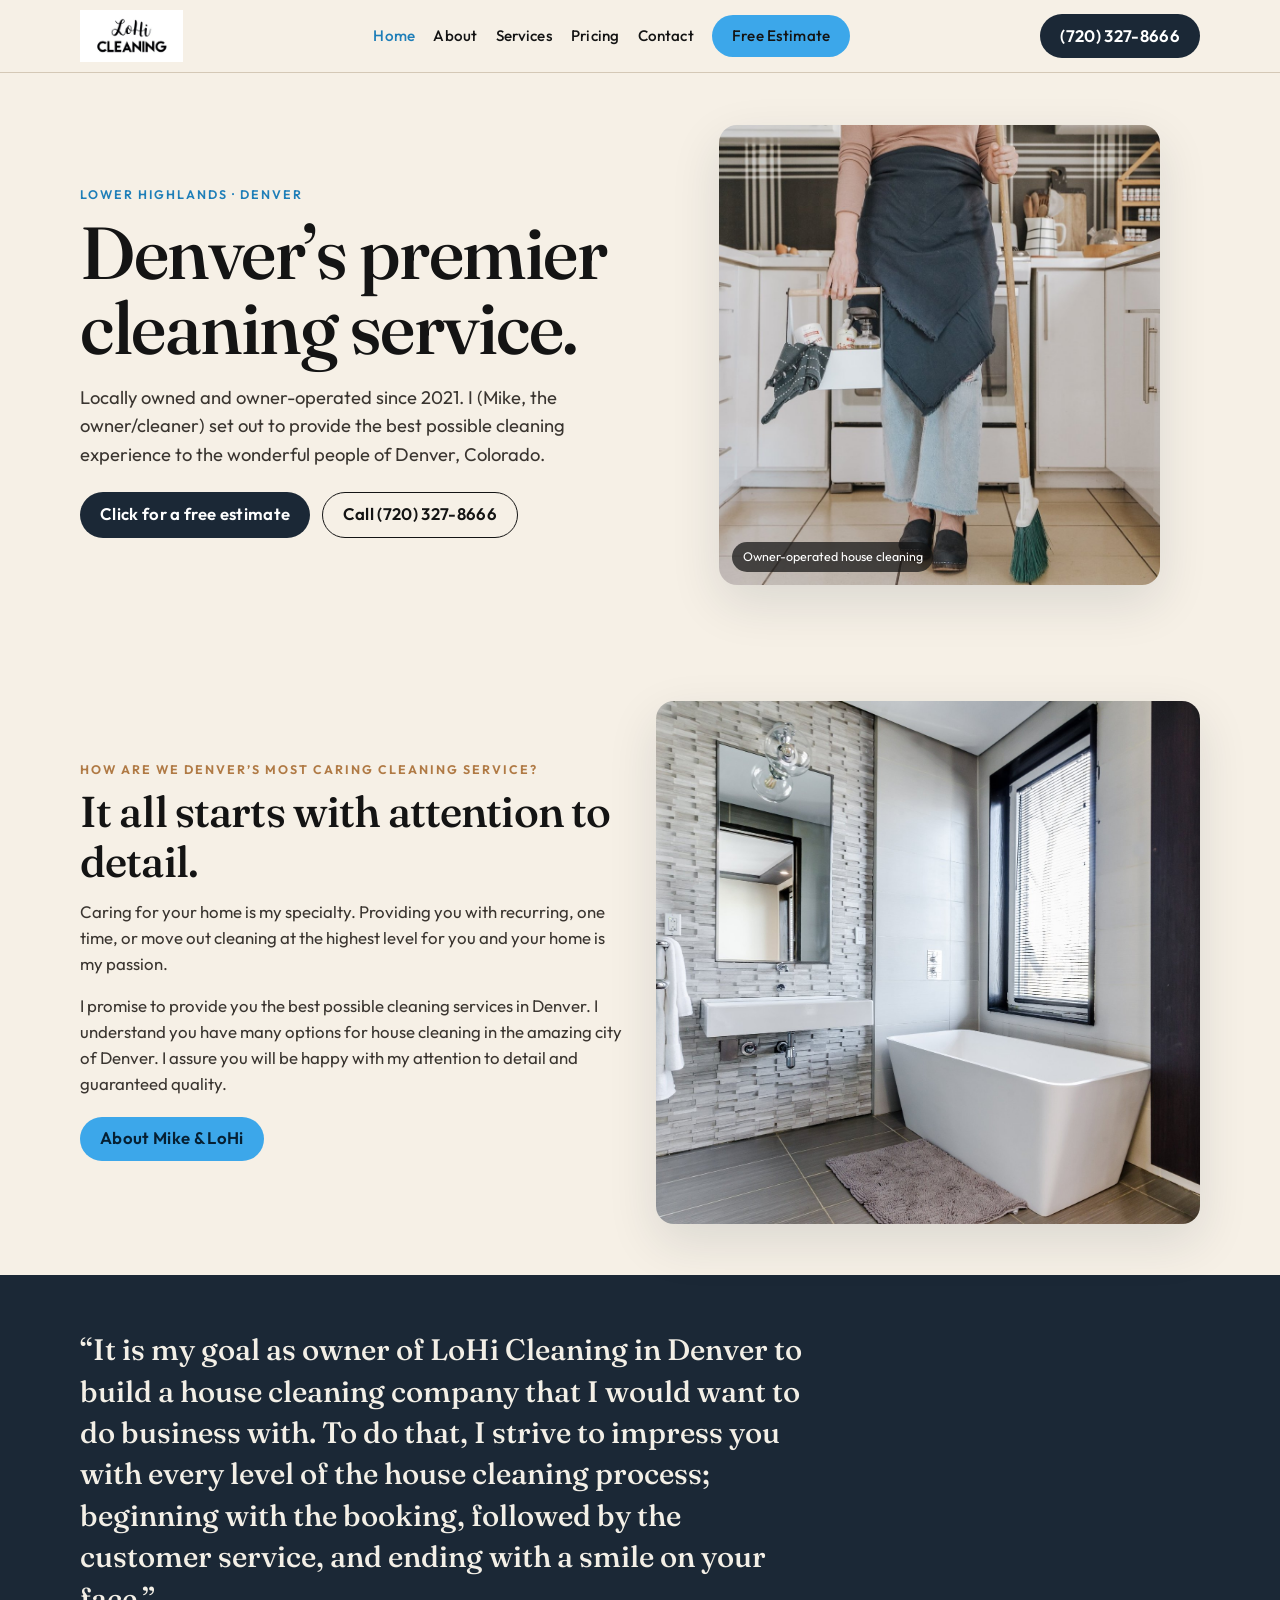
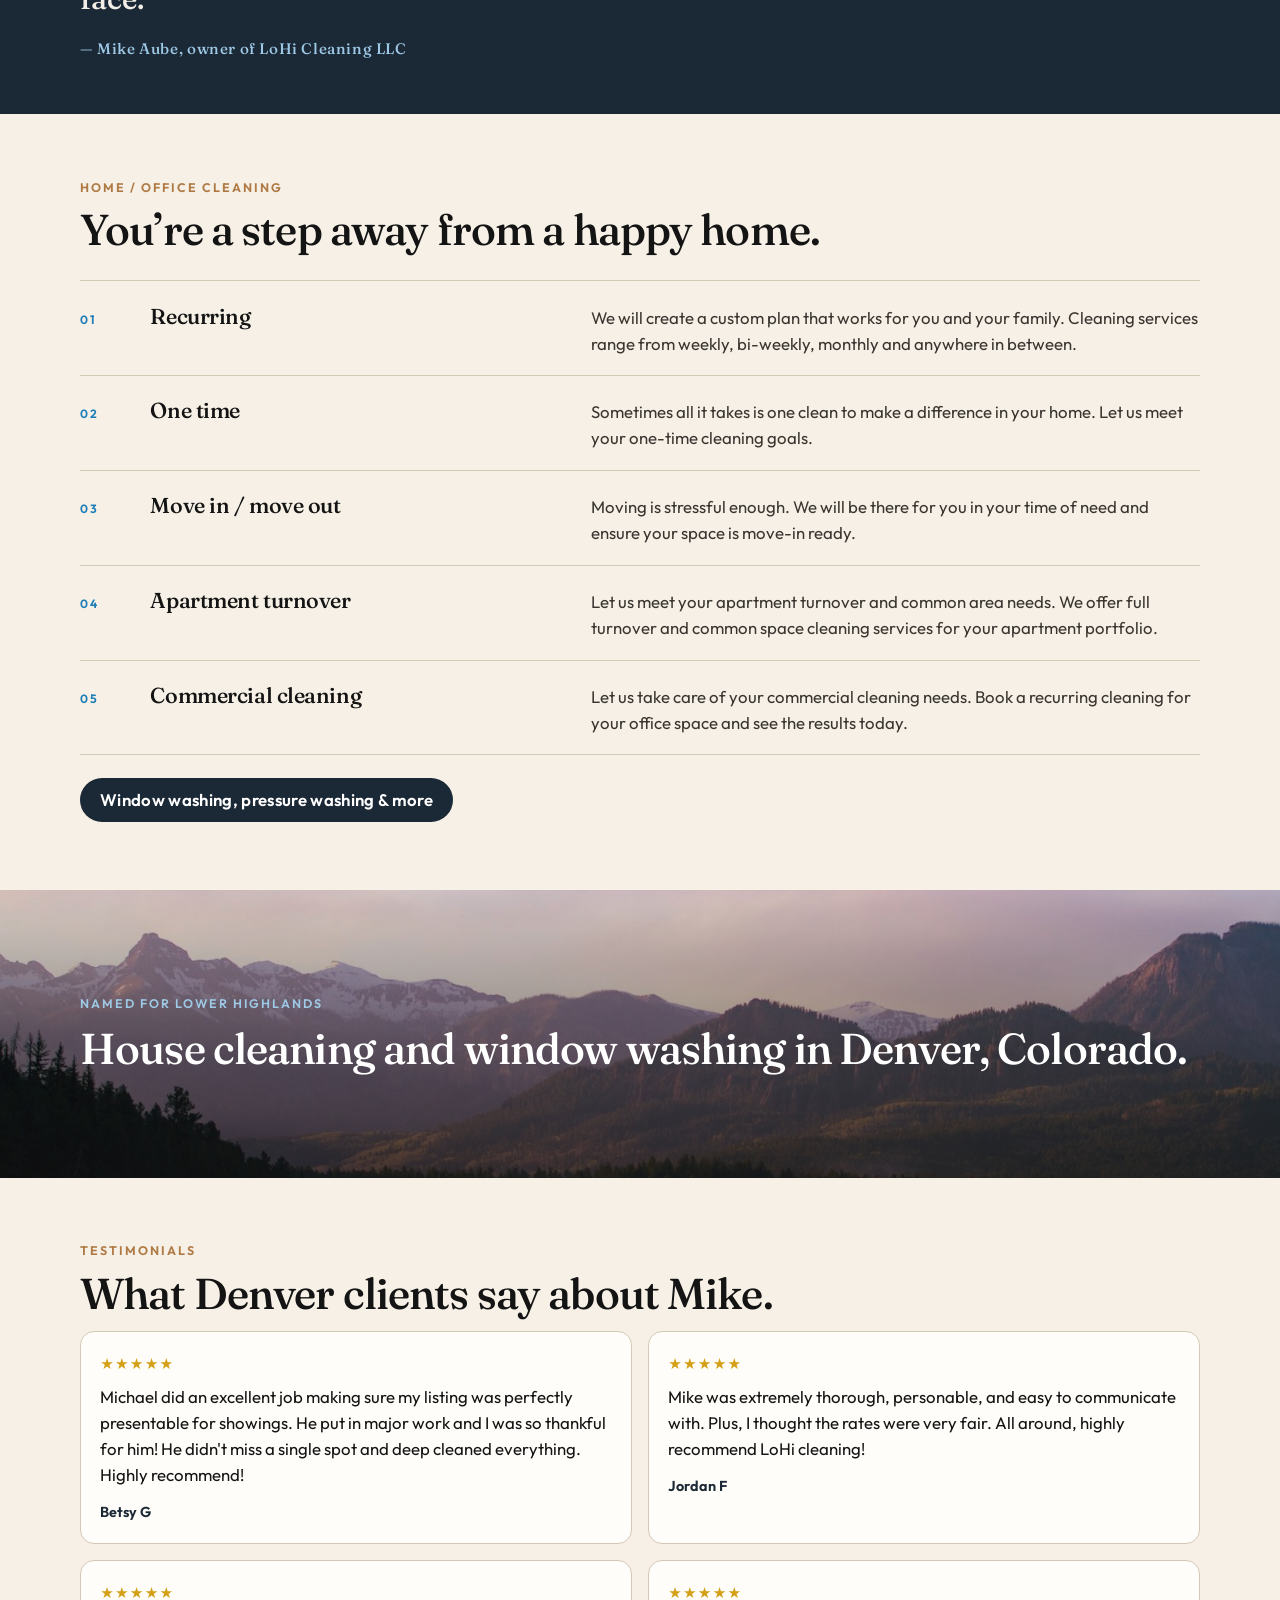
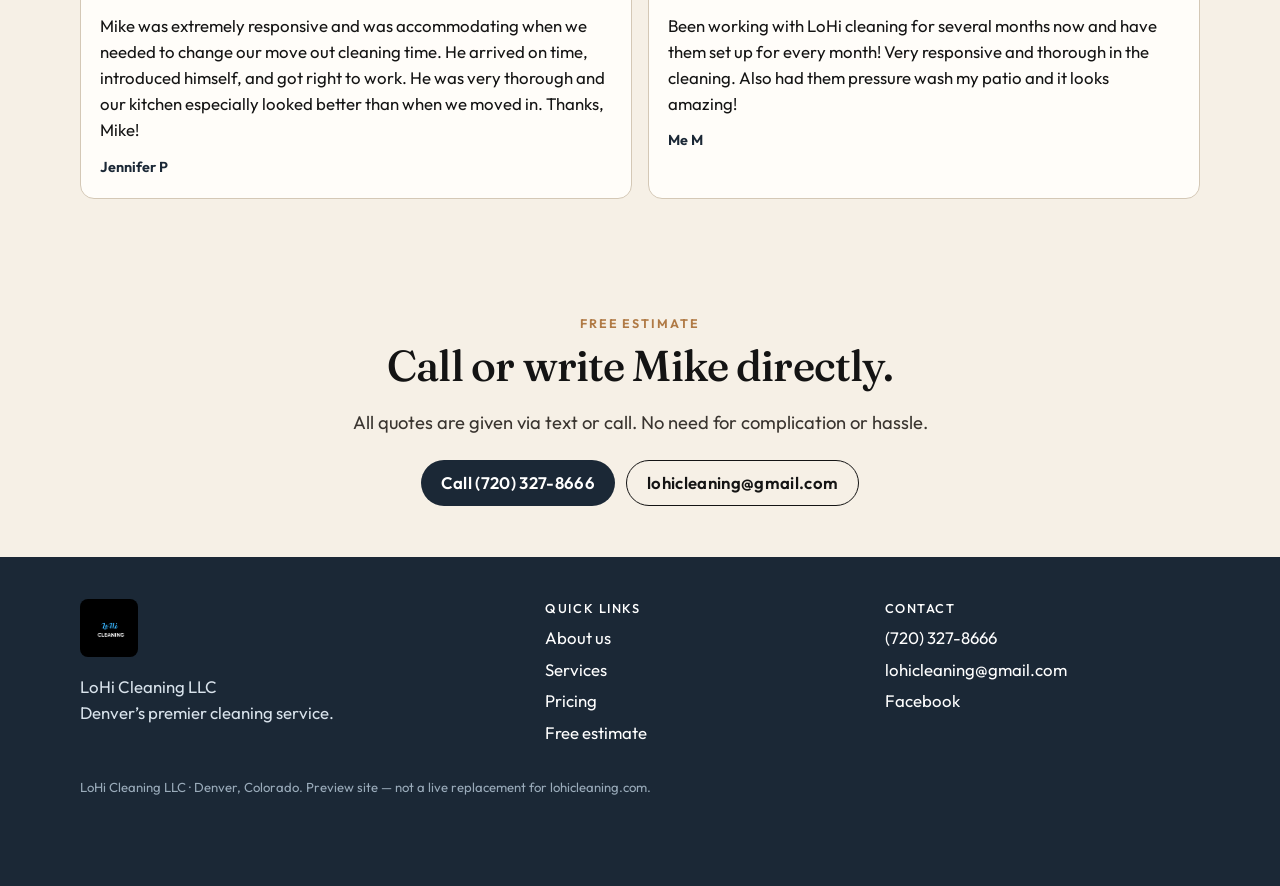
<file: index.html>
<!DOCTYPE html>
<html lang="en">
<head>
  <meta charset="utf-8">
  <meta name="viewport" content="width=device-width, initial-scale=1">
  <title>LoHi Cleaning | House Cleaning | Window Washing</title>
  <meta name="description" content="LoHi Cleaning: Your top choice for house cleaning and window washing in Denver, Colorado. Elevate your space with LoHi Cleaning.">
  <link rel="icon" href="assets/favicon.ico">
  <link rel="preconnect" href="https://fonts.googleapis.com">
  <link rel="preconnect" href="https://fonts.gstatic.com" crossorigin>
  <link href="https://fonts.googleapis.com/css2?family=Fraunces:opsz,wght@9..144,480;9..144,560&family=Outfit:wght@400;500;600;650&display=swap" rel="stylesheet">
  <link rel="stylesheet" href="assets/styles.css">
</head>
<body>
  <a class="skip" href="#main">Skip to content</a>
  <header class="site-header">
    <div class="wrap header-inner">
      <a class="logo" href="index.html"><img src="assets/logo.jpg" alt="LoHi Cleaning"></a>
      <button class="menu-toggle" type="button" aria-expanded="false" aria-label="Open menu"><span></span></button>
      <nav class="nav" aria-label="Primary">
        <a href="index.html" aria-current="page">Home</a>
        <a href="about.html">About</a>
        <a href="services.html">Services</a>
        <a href="pricing.html">Pricing</a>
        <a href="contact.html">Contact</a>
        <a class="btn btn-sky" href="contact.html#estimate">Free Estimate</a>
      </nav>
      <a class="btn btn-navy btn-phone header-cta" href="tel:+17203278666">(720) 327-8666</a>
    </div>
  </header>

  <main id="main">
    <section class="hero">
      <div class="wrap hero-grid">
        <div>
          <p class="eyebrow">Lower Highlands · Denver</p>
          <h1>Denver’s premier cleaning service.</h1>
          <p class="lede">Locally owned and owner-operated since 2021. I (Mike, the owner/cleaner) set out to provide the best possible cleaning experience to the wonderful people of Denver, Colorado.</p>
          <div class="hero-actions">
            <a class="btn btn-navy" href="contact.html#estimate">Click for a free estimate</a>
            <a class="btn btn-ghost" href="tel:+17203278666">Call (720) 327-8666</a>
          </div>
        </div>
        <figure class="hero-photo">
          <img src="assets/photo-kitchen.jpg" alt="House cleaner in a modern Denver kitchen, carrying a caddy and broom">
          <figcaption class="hero-caption">Owner-operated house cleaning</figcaption>
        </figure>
      </div>
    </section>

    <section>
      <div class="wrap split photo-right">
        <div>
          <p class="section-kicker">How are we Denver’s most caring cleaning service?</p>
          <h2>It all starts with attention to detail.</h2>
          <div class="prose">
            <p>Caring for your home is my specialty. Providing you with recurring, one time, or move out cleaning at the highest level for you and your home is my passion.</p>
            <p>I promise to provide you the best possible cleaning services in Denver. I understand you have many options for house cleaning in the amazing city of Denver. I assure you will be happy with my attention to detail and guaranteed quality.</p>
          </div>
          <p style="margin-top:1.2rem"><a class="btn btn-sky" href="about.html">About Mike &amp; LoHi</a></p>
        </div>
        <img src="assets/photo-bath.jpg" alt="A bright, freshly kept modern bathroom">
      </div>
    </section>

    <section class="quote-block">
      <div class="wrap">
        <blockquote>
          “It is my goal as owner of LoHi Cleaning in Denver to build a house cleaning company that I would want to do business with. To do that, I strive to impress you with every level of the house cleaning process; beginning with the booking, followed by the customer service, and ending with a smile on your face.”
          <cite>— Mike Aube, owner of LoHi Cleaning LLC</cite>
        </blockquote>
      </div>
    </section>

    <section>
      <div class="wrap">
        <p class="section-kicker">Home / office cleaning</p>
        <h2>You’re a step away from a happy home.</h2>
        <div class="service-list">
          <article class="service-item">
            <span class="service-num">01</span>
            <h3>Recurring</h3>
            <p>We will create a custom plan that works for you and your family. Cleaning services range from weekly, bi-weekly, monthly and anywhere in between.</p>
          </article>
          <article class="service-item">
            <span class="service-num">02</span>
            <h3>One time</h3>
            <p>Sometimes all it takes is one clean to make a difference in your home. Let us meet your one-time cleaning goals.</p>
          </article>
          <article class="service-item">
            <span class="service-num">03</span>
            <h3>Move in / move out</h3>
            <p>Moving is stressful enough. We will be there for you in your time of need and ensure your space is move-in ready.</p>
          </article>
          <article class="service-item">
            <span class="service-num">04</span>
            <h3>Apartment turnover</h3>
            <p>Let us meet your apartment turnover and common area needs. We offer full turnover and common space cleaning services for your apartment portfolio.</p>
          </article>
          <article class="service-item">
            <span class="service-num">05</span>
            <h3>Commercial cleaning</h3>
            <p>Let us take care of your commercial cleaning needs. Book a recurring cleaning for your office space and see the results today.</p>
          </article>
        </div>
        <p style="margin-top:1.4rem"><a class="btn btn-navy" href="services.html">Window washing, pressure washing &amp; more</a></p>
      </div>
    </section>

    <section class="band">
      <img src="assets/photo-mountains.jpg" alt="Front Range mountains at dusk, used decoratively">
      <div class="shade" aria-hidden="true"></div>
      <div class="wrap">
        <p class="eyebrow" style="color:#9ec9e6">Named for Lower Highlands</p>
        <h2>House cleaning and window washing in Denver, Colorado.</h2>
      </div>
    </section>

    <section>
      <div class="wrap">
        <p class="section-kicker">Testimonials</p>
        <h2>What Denver clients say about Mike.</h2>
        <div class="reviews">
          <article class="review">
            <div class="stars" aria-label="5 stars">★★★★★</div>
            <p>Michael did an excellent job making sure my listing was perfectly presentable for showings. He put in major work and I was so thankful for him! He didn't miss a single spot and deep cleaned everything. Highly recommend!</p>
            <footer>Betsy G</footer>
          </article>
          <article class="review">
            <div class="stars" aria-label="5 stars">★★★★★</div>
            <p>Mike was extremely thorough, personable, and easy to communicate with. Plus, I thought the rates were very fair. All around, highly recommend LoHi cleaning!</p>
            <footer>Jordan F</footer>
          </article>
          <article class="review">
            <div class="stars" aria-label="5 stars">★★★★★</div>
            <p>Mike was extremely responsive and was accommodating when we needed to change our move out cleaning time. He arrived on time, introduced himself, and got right to work. He was very thorough and our kitchen especially looked better than when we moved in. Thanks, Mike!</p>
            <footer>Jennifer P</footer>
          </article>
          <article class="review">
            <div class="stars" aria-label="5 stars">★★★★★</div>
            <p>Been working with LoHi cleaning for several months now and have them set up for every month! Very responsive and thorough in the cleaning. Also had them pressure wash my patio and it looks amazing!</p>
            <footer>Me M</footer>
          </article>
        </div>
      </div>
    </section>

    <section>
      <div class="wrap" style="text-align:center">
        <p class="section-kicker">Free estimate</p>
        <h2>Call or write Mike directly.</h2>
        <p class="lede" style="margin-inline:auto">All quotes are given via text or call. No need for complication or hassle.</p>
        <div class="hero-actions" style="justify-content:center">
          <a class="btn btn-navy" href="tel:+17203278666">Call (720) 327-8666</a>
          <a class="btn btn-ghost" href="mailto:lohicleaning@gmail.com">lohicleaning@gmail.com</a>
        </div>
      </div>
    </section>
  </main>

  <footer class="site-footer">
    <div class="wrap footer-grid">
      <div>
        <img class="footer-logo" src="assets/logo-dark.png" alt="LoHi Cleaning">
        <p>LoHi Cleaning LLC<br>Denver’s premier cleaning service.</p>
      </div>
      <div>
        <h3>Quick links</h3>
        <ul>
          <li><a href="about.html">About us</a></li>
          <li><a href="services.html">Services</a></li>
          <li><a href="pricing.html">Pricing</a></li>
          <li><a href="contact.html">Free estimate</a></li>
        </ul>
      </div>
      <div>
        <h3>Contact</h3>
        <ul>
          <li><a href="tel:+17203278666">(720) 327-8666</a></li>
          <li><a href="mailto:lohicleaning@gmail.com">lohicleaning@gmail.com</a></li>
          <li><a href="https://www.facebook.com/lohicleaning">Facebook</a></li>
        </ul>
      </div>
    </div>
    <div class="wrap tiny">LoHi Cleaning LLC · Denver, Colorado. Preview site — not a live replacement for lohicleaning.com.</div>
  </footer>

  <div class="callbar" aria-label="Call or request an estimate">
    <a class="btn btn-sky" href="tel:+17203278666">Call Mike</a>
    <a class="btn btn-ghost" style="color:#fff;border-color:#fff" href="contact.html#estimate">Free estimate</a>
  </div>
  <script src="assets/site.js"></script>
</body>
</html>
</file>
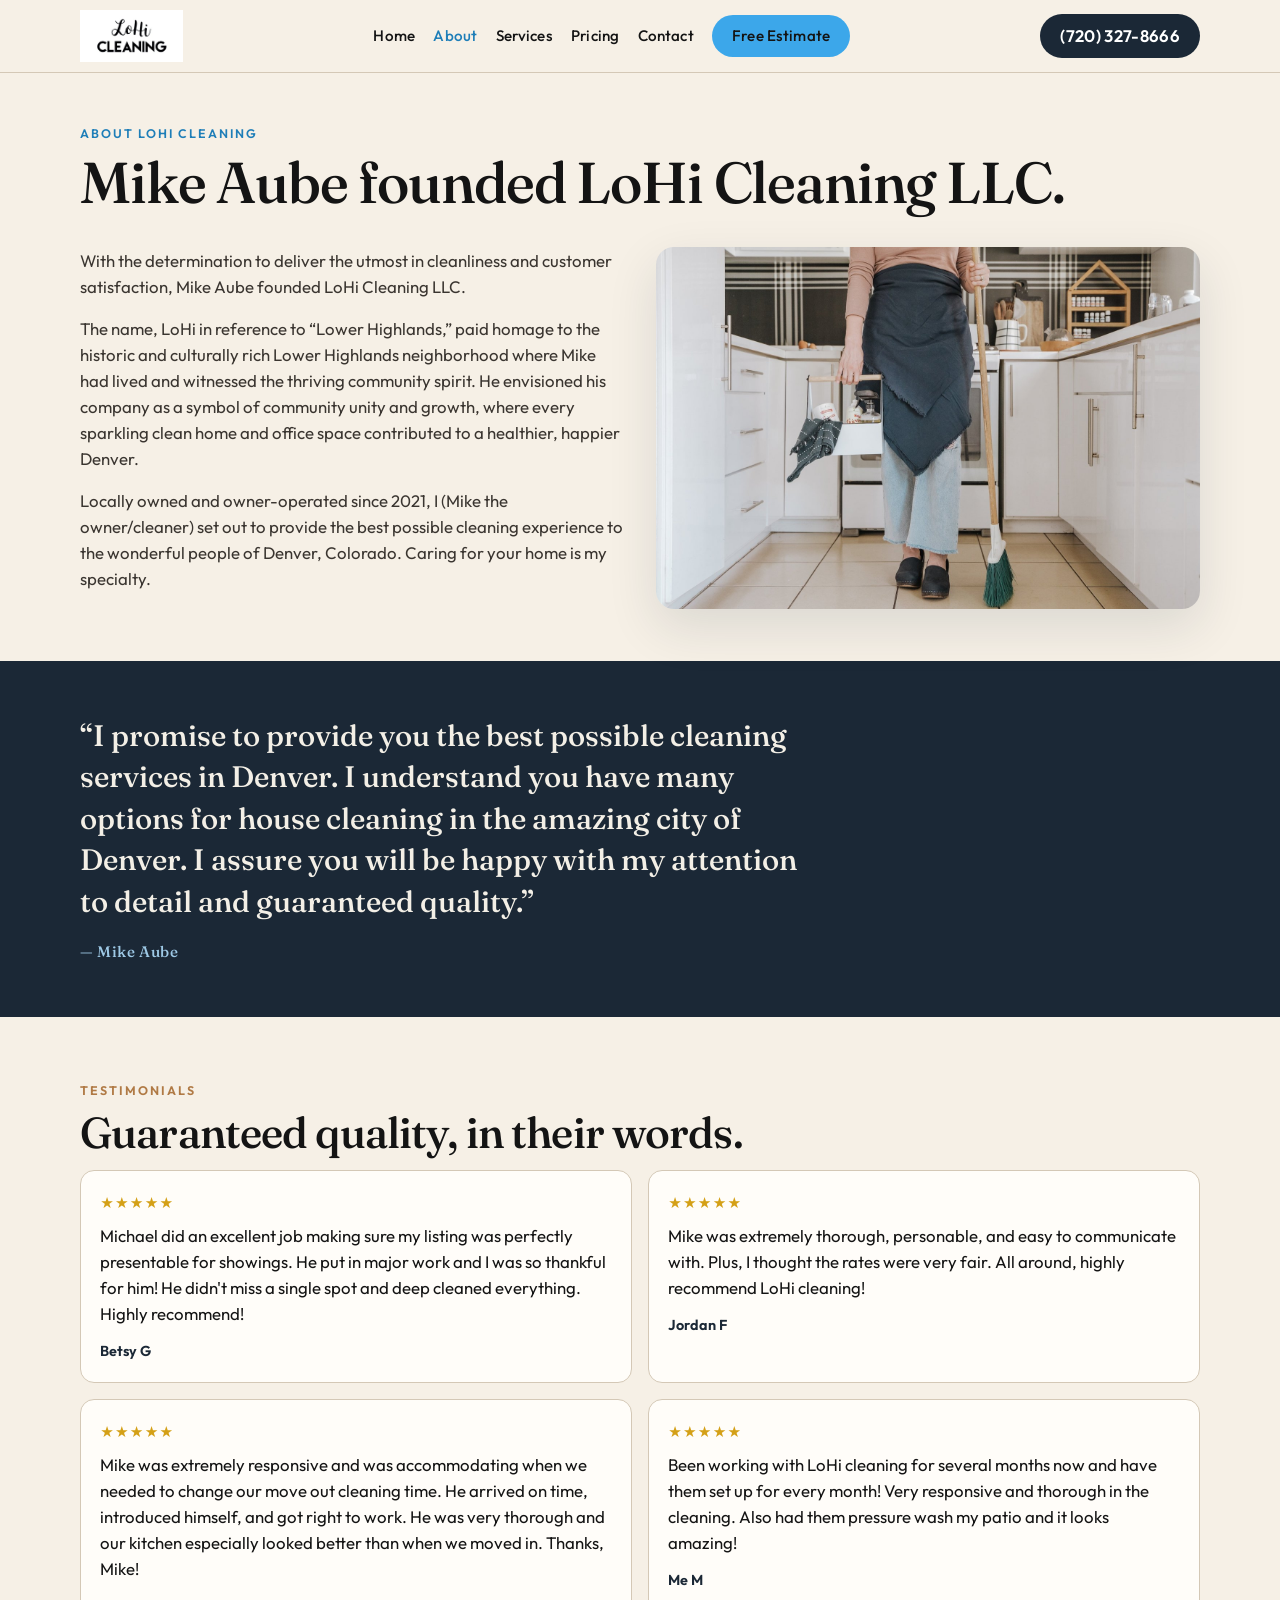
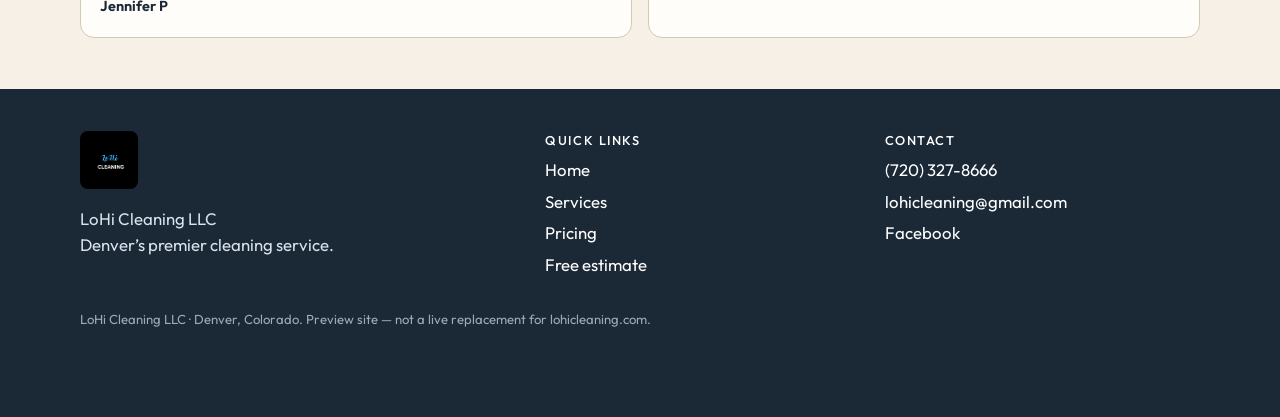
<file: about.html>
<!DOCTYPE html>
<html lang="en">
<head>
  <meta charset="utf-8">
  <meta name="viewport" content="width=device-width, initial-scale=1">
  <title>About Us | LoHi Cleaning</title>
  <meta name="description" content="Mike Aube founded LoHi Cleaning LLC in Denver. The name honors Lower Highlands, where Mike lived and saw the community spirit.">
  <link rel="icon" href="assets/favicon.ico">
  <link rel="preconnect" href="https://fonts.googleapis.com">
  <link rel="preconnect" href="https://fonts.gstatic.com" crossorigin>
  <link href="https://fonts.googleapis.com/css2?family=Fraunces:opsz,wght@9..144,480;9..144,560&family=Outfit:wght@400;500;600;650&display=swap" rel="stylesheet">
  <link rel="stylesheet" href="assets/styles.css">
</head>
<body>
  <a class="skip" href="#main">Skip to content</a>
  <header class="site-header">
    <div class="wrap header-inner">
      <a class="logo" href="index.html"><img src="assets/logo.jpg" alt="LoHi Cleaning"></a>
      <button class="menu-toggle" type="button" aria-expanded="false" aria-label="Open menu"><span></span></button>
      <nav class="nav" aria-label="Primary">
        <a href="index.html">Home</a>
        <a href="about.html" aria-current="page">About</a>
        <a href="services.html">Services</a>
        <a href="pricing.html">Pricing</a>
        <a href="contact.html">Contact</a>
        <a class="btn btn-sky" href="contact.html#estimate">Free Estimate</a>
      </nav>
      <a class="btn btn-navy btn-phone header-cta" href="tel:+17203278666">(720) 327-8666</a>
    </div>
  </header>

  <main id="main">
    <section class="page-hero">
      <div class="wrap">
        <p class="eyebrow">About LoHi Cleaning</p>
        <h1>Mike Aube founded LoHi Cleaning LLC.</h1>
      </div>
    </section>

    <section style="padding-top:0">
      <div class="wrap split photo-right">
        <div class="prose">
          <p>With the determination to deliver the utmost in cleanliness and customer satisfaction, Mike Aube founded LoHi Cleaning LLC.</p>
          <p>The name, LoHi in reference to “Lower Highlands,” paid homage to the historic and culturally rich Lower Highlands neighborhood where Mike had lived and witnessed the thriving community spirit. He envisioned his company as a symbol of community unity and growth, where every sparkling clean home and office space contributed to a healthier, happier Denver.</p>
          <p>Locally owned and owner-operated since 2021, I (Mike the owner/cleaner) set out to provide the best possible cleaning experience to the wonderful people of Denver, Colorado. Caring for your home is my specialty.</p>
        </div>
        <img src="assets/photo-kitchen.jpg" alt="Owner-operated cleaning in a Denver kitchen">
      </div>
    </section>

    <section class="quote-block">
      <div class="wrap">
        <blockquote>
          “I promise to provide you the best possible cleaning services in Denver. I understand you have many options for house cleaning in the amazing city of Denver. I assure you will be happy with my attention to detail and guaranteed quality.”
          <cite>— Mike Aube</cite>
        </blockquote>
      </div>
    </section>

    <section>
      <div class="wrap">
        <p class="section-kicker">Testimonials</p>
        <h2>Guaranteed quality, in their words.</h2>
        <div class="reviews">
          <article class="review">
            <div class="stars" aria-label="5 stars">★★★★★</div>
            <p>Michael did an excellent job making sure my listing was perfectly presentable for showings. He put in major work and I was so thankful for him! He didn't miss a single spot and deep cleaned everything. Highly recommend!</p>
            <footer>Betsy G</footer>
          </article>
          <article class="review">
            <div class="stars" aria-label="5 stars">★★★★★</div>
            <p>Mike was extremely thorough, personable, and easy to communicate with. Plus, I thought the rates were very fair. All around, highly recommend LoHi cleaning!</p>
            <footer>Jordan F</footer>
          </article>
          <article class="review">
            <div class="stars" aria-label="5 stars">★★★★★</div>
            <p>Mike was extremely responsive and was accommodating when we needed to change our move out cleaning time. He arrived on time, introduced himself, and got right to work. He was very thorough and our kitchen especially looked better than when we moved in. Thanks, Mike!</p>
            <footer>Jennifer P</footer>
          </article>
          <article class="review">
            <div class="stars" aria-label="5 stars">★★★★★</div>
            <p>Been working with LoHi cleaning for several months now and have them set up for every month! Very responsive and thorough in the cleaning. Also had them pressure wash my patio and it looks amazing!</p>
            <footer>Me M</footer>
          </article>
        </div>
      </div>
    </section>
  </main>

  <footer class="site-footer">
    <div class="wrap footer-grid">
      <div>
        <img class="footer-logo" src="assets/logo-dark.png" alt="LoHi Cleaning">
        <p>LoHi Cleaning LLC<br>Denver’s premier cleaning service.</p>
      </div>
      <div>
        <h3>Quick links</h3>
        <ul>
          <li><a href="index.html">Home</a></li>
          <li><a href="services.html">Services</a></li>
          <li><a href="pricing.html">Pricing</a></li>
          <li><a href="contact.html">Free estimate</a></li>
        </ul>
      </div>
      <div>
        <h3>Contact</h3>
        <ul>
          <li><a href="tel:+17203278666">(720) 327-8666</a></li>
          <li><a href="mailto:lohicleaning@gmail.com">lohicleaning@gmail.com</a></li>
          <li><a href="https://www.facebook.com/lohicleaning">Facebook</a></li>
        </ul>
      </div>
    </div>
    <div class="wrap tiny">LoHi Cleaning LLC · Denver, Colorado. Preview site — not a live replacement for lohicleaning.com.</div>
  </footer>
  <div class="callbar" aria-label="Call or request an estimate">
    <a class="btn btn-sky" href="tel:+17203278666">Call Mike</a>
    <a class="btn btn-ghost" style="color:#fff;border-color:#fff" href="contact.html#estimate">Free estimate</a>
  </div>
  <script src="assets/site.js"></script>
</body>
</html>
</file>
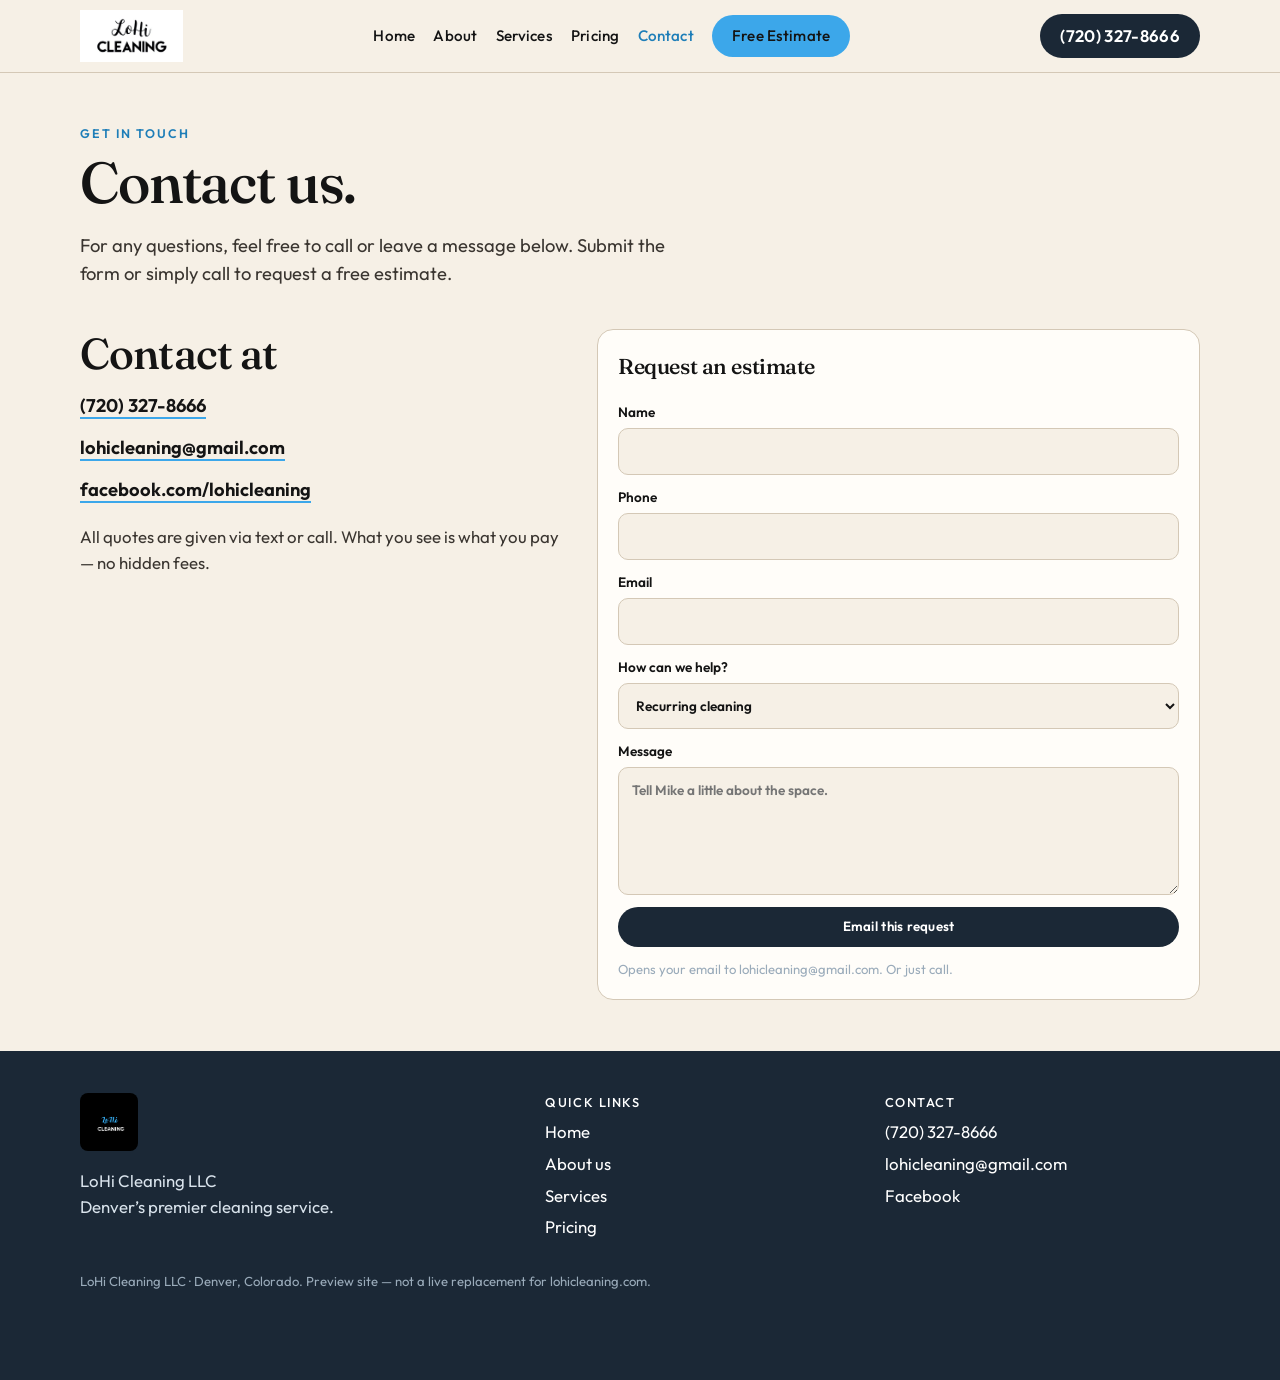
<file: contact.html>
<!DOCTYPE html>
<html lang="en">
<head>
  <meta charset="utf-8">
  <meta name="viewport" content="width=device-width, initial-scale=1">
  <title>Contact Us | LoHi Cleaning</title>
  <meta name="description" content="Call LoHi Cleaning at (720) 327-8666 or email lohicleaning@gmail.com for a free estimate. All quotes are given via text or call.">
  <link rel="icon" href="assets/favicon.ico">
  <link rel="preconnect" href="https://fonts.googleapis.com">
  <link rel="preconnect" href="https://fonts.gstatic.com" crossorigin>
  <link href="https://fonts.googleapis.com/css2?family=Fraunces:opsz,wght@9..144,480;9..144,560&family=Outfit:wght@400;500;600;650&display=swap" rel="stylesheet">
  <link rel="stylesheet" href="assets/styles.css">
</head>
<body>
  <a class="skip" href="#main">Skip to content</a>
  <header class="site-header">
    <div class="wrap header-inner">
      <a class="logo" href="index.html"><img src="assets/logo.jpg" alt="LoHi Cleaning"></a>
      <button class="menu-toggle" type="button" aria-expanded="false" aria-label="Open menu"><span></span></button>
      <nav class="nav" aria-label="Primary">
        <a href="index.html">Home</a>
        <a href="about.html">About</a>
        <a href="services.html">Services</a>
        <a href="pricing.html">Pricing</a>
        <a href="contact.html" aria-current="page">Contact</a>
        <a class="btn btn-sky" href="contact.html#estimate">Free Estimate</a>
      </nav>
      <a class="btn btn-navy btn-phone header-cta" href="tel:+17203278666">(720) 327-8666</a>
    </div>
  </header>

  <main id="main">
    <section class="page-hero">
      <div class="wrap">
        <p class="eyebrow">Get in touch</p>
        <h1>Contact us.</h1>
        <p class="lede">For any questions, feel free to call or leave a message below. Submit the form or simply call to request a free estimate.</p>
      </div>
    </section>

    <section style="padding-top:0" id="estimate">
      <div class="wrap contact-grid">
        <div>
          <h2>Contact at</h2>
          <ul class="contact-list">
            <li><a href="tel:+17203278666">(720) 327-8666</a></li>
            <li><a href="mailto:lohicleaning@gmail.com">lohicleaning@gmail.com</a></li>
            <li><a href="https://www.facebook.com/lohicleaning">facebook.com/lohicleaning</a></li>
          </ul>
          <p class="prose">All quotes are given via text or call. What you see is what you pay — no hidden fees.</p>
        </div>
        <form data-estimate-form action="mailto:lohicleaning@gmail.com" method="post" enctype="text/plain">
          <h3>Request an estimate</h3>
          <label>Name
            <input type="text" name="name" required autocomplete="name">
          </label>
          <label>Phone
            <input type="tel" name="phone" required autocomplete="tel">
          </label>
          <label>Email
            <input type="email" name="email" required autocomplete="email">
          </label>
          <label>How can we help?
            <select name="service">
              <option>Recurring cleaning</option>
              <option>One-time cleaning</option>
              <option>Move in / move out</option>
              <option>Apartment turnover</option>
              <option>Commercial cleaning</option>
              <option>Window washing</option>
              <option>Carpet cleaning</option>
              <option>Junk removal</option>
              <option>Pressure washing</option>
            </select>
          </label>
          <label>Message
            <textarea name="message" placeholder="Tell Mike a little about the space."></textarea>
          </label>
          <button class="btn btn-navy" type="submit">Email this request</button>
          <p class="tiny" style="margin:0">Opens your email to lohicleaning@gmail.com. Or just call.</p>
        </form>
      </div>
    </section>
  </main>

  <footer class="site-footer">
    <div class="wrap footer-grid">
      <div>
        <img class="footer-logo" src="assets/logo-dark.png" alt="LoHi Cleaning">
        <p>LoHi Cleaning LLC<br>Denver’s premier cleaning service.</p>
      </div>
      <div>
        <h3>Quick links</h3>
        <ul>
          <li><a href="index.html">Home</a></li>
          <li><a href="about.html">About us</a></li>
          <li><a href="services.html">Services</a></li>
          <li><a href="pricing.html">Pricing</a></li>
        </ul>
      </div>
      <div>
        <h3>Contact</h3>
        <ul>
          <li><a href="tel:+17203278666">(720) 327-8666</a></li>
          <li><a href="mailto:lohicleaning@gmail.com">lohicleaning@gmail.com</a></li>
          <li><a href="https://www.facebook.com/lohicleaning">Facebook</a></li>
        </ul>
      </div>
    </div>
    <div class="wrap tiny">LoHi Cleaning LLC · Denver, Colorado. Preview site — not a live replacement for lohicleaning.com.</div>
  </footer>
  <div class="callbar" aria-label="Call or request an estimate">
    <a class="btn btn-sky" href="tel:+17203278666">Call Mike</a>
    <a class="btn btn-ghost" style="color:#fff;border-color:#fff" href="#estimate">Free estimate</a>
  </div>
  <script src="assets/site.js"></script>
</body>
</html>
</file>
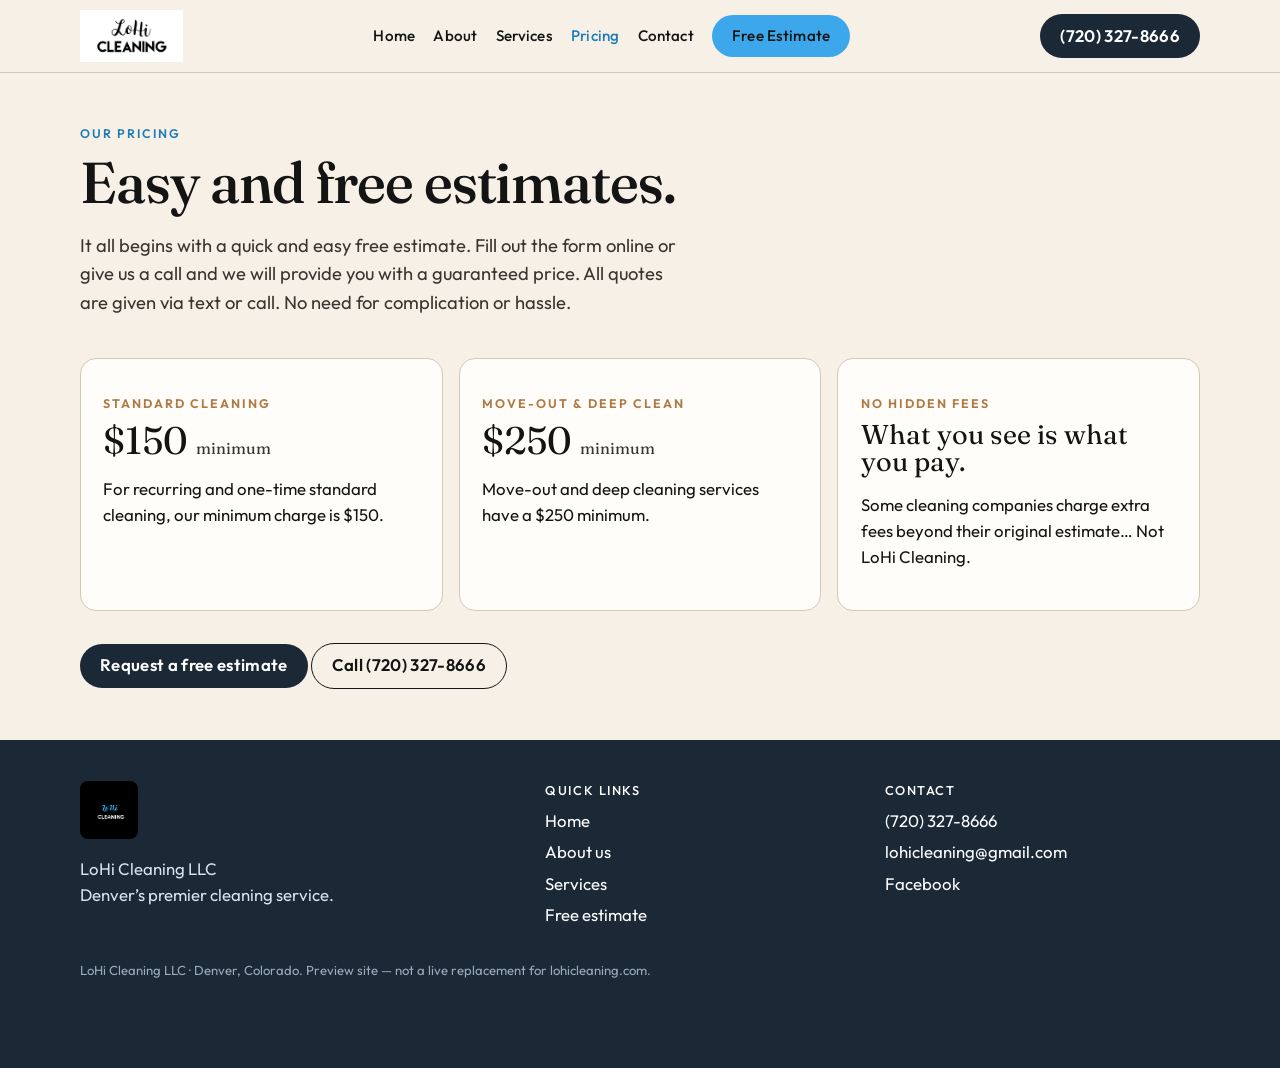
<file: pricing.html>
<!DOCTYPE html>
<html lang="en">
<head>
  <meta charset="utf-8">
  <meta name="viewport" content="width=device-width, initial-scale=1">
  <title>Pricing | LoHi Cleaning</title>
  <meta name="description" content="Easy and free estimates from LoHi Cleaning. No hidden fees. Recurring and one-time standard cleaning starts at a $150 minimum; move-out and deep cleaning at $250.">
  <link rel="icon" href="assets/favicon.ico">
  <link rel="preconnect" href="https://fonts.googleapis.com">
  <link rel="preconnect" href="https://fonts.gstatic.com" crossorigin>
  <link href="https://fonts.googleapis.com/css2?family=Fraunces:opsz,wght@9..144,480;9..144,560&family=Outfit:wght@400;500;600;650&display=swap" rel="stylesheet">
  <link rel="stylesheet" href="assets/styles.css">
</head>
<body>
  <a class="skip" href="#main">Skip to content</a>
  <header class="site-header">
    <div class="wrap header-inner">
      <a class="logo" href="index.html"><img src="assets/logo.jpg" alt="LoHi Cleaning"></a>
      <button class="menu-toggle" type="button" aria-expanded="false" aria-label="Open menu"><span></span></button>
      <nav class="nav" aria-label="Primary">
        <a href="index.html">Home</a>
        <a href="about.html">About</a>
        <a href="services.html">Services</a>
        <a href="pricing.html" aria-current="page">Pricing</a>
        <a href="contact.html">Contact</a>
        <a class="btn btn-sky" href="contact.html#estimate">Free Estimate</a>
      </nav>
      <a class="btn btn-navy btn-phone header-cta" href="tel:+17203278666">(720) 327-8666</a>
    </div>
  </header>

  <main id="main">
    <section class="page-hero">
      <div class="wrap">
        <p class="eyebrow">Our pricing</p>
        <h1>Easy and free estimates.</h1>
        <p class="lede">It all begins with a quick and easy free estimate. Fill out the form online or give us a call and we will provide you with a guaranteed price. All quotes are given via text or call. No need for complication or hassle.</p>
      </div>
    </section>

    <section style="padding-top:0">
      <div class="wrap price-grid">
        <article class="price-card">
          <p class="section-kicker">Standard cleaning</p>
          <p class="amt">$150 <span>minimum</span></p>
          <p>For recurring and one-time standard cleaning, our minimum charge is $150.</p>
        </article>
        <article class="price-card">
          <p class="section-kicker">Move-out &amp; deep clean</p>
          <p class="amt">$250 <span>minimum</span></p>
          <p>Move-out and deep cleaning services have a $250 minimum.</p>
        </article>
        <article class="price-card">
          <p class="section-kicker">No hidden fees</p>
          <p class="amt" style="font-size:1.7rem">What you see is what you pay.</p>
          <p>Some cleaning companies charge extra fees beyond their original estimate… Not LoHi Cleaning.</p>
        </article>
      </div>
      <div class="wrap" style="margin-top:2rem">
        <a class="btn btn-navy" href="contact.html#estimate">Request a free estimate</a>
        <a class="btn btn-ghost" href="tel:+17203278666">Call (720) 327-8666</a>
      </div>
    </section>
  </main>

  <footer class="site-footer">
    <div class="wrap footer-grid">
      <div>
        <img class="footer-logo" src="assets/logo-dark.png" alt="LoHi Cleaning">
        <p>LoHi Cleaning LLC<br>Denver’s premier cleaning service.</p>
      </div>
      <div>
        <h3>Quick links</h3>
        <ul>
          <li><a href="index.html">Home</a></li>
          <li><a href="about.html">About us</a></li>
          <li><a href="services.html">Services</a></li>
          <li><a href="contact.html">Free estimate</a></li>
        </ul>
      </div>
      <div>
        <h3>Contact</h3>
        <ul>
          <li><a href="tel:+17203278666">(720) 327-8666</a></li>
          <li><a href="mailto:lohicleaning@gmail.com">lohicleaning@gmail.com</a></li>
          <li><a href="https://www.facebook.com/lohicleaning">Facebook</a></li>
        </ul>
      </div>
    </div>
    <div class="wrap tiny">LoHi Cleaning LLC · Denver, Colorado. Preview site — not a live replacement for lohicleaning.com.</div>
  </footer>
  <div class="callbar" aria-label="Call or request an estimate">
    <a class="btn btn-sky" href="tel:+17203278666">Call Mike</a>
    <a class="btn btn-ghost" style="color:#fff;border-color:#fff" href="contact.html#estimate">Free estimate</a>
  </div>
  <script src="assets/site.js"></script>
</body>
</html>
</file>
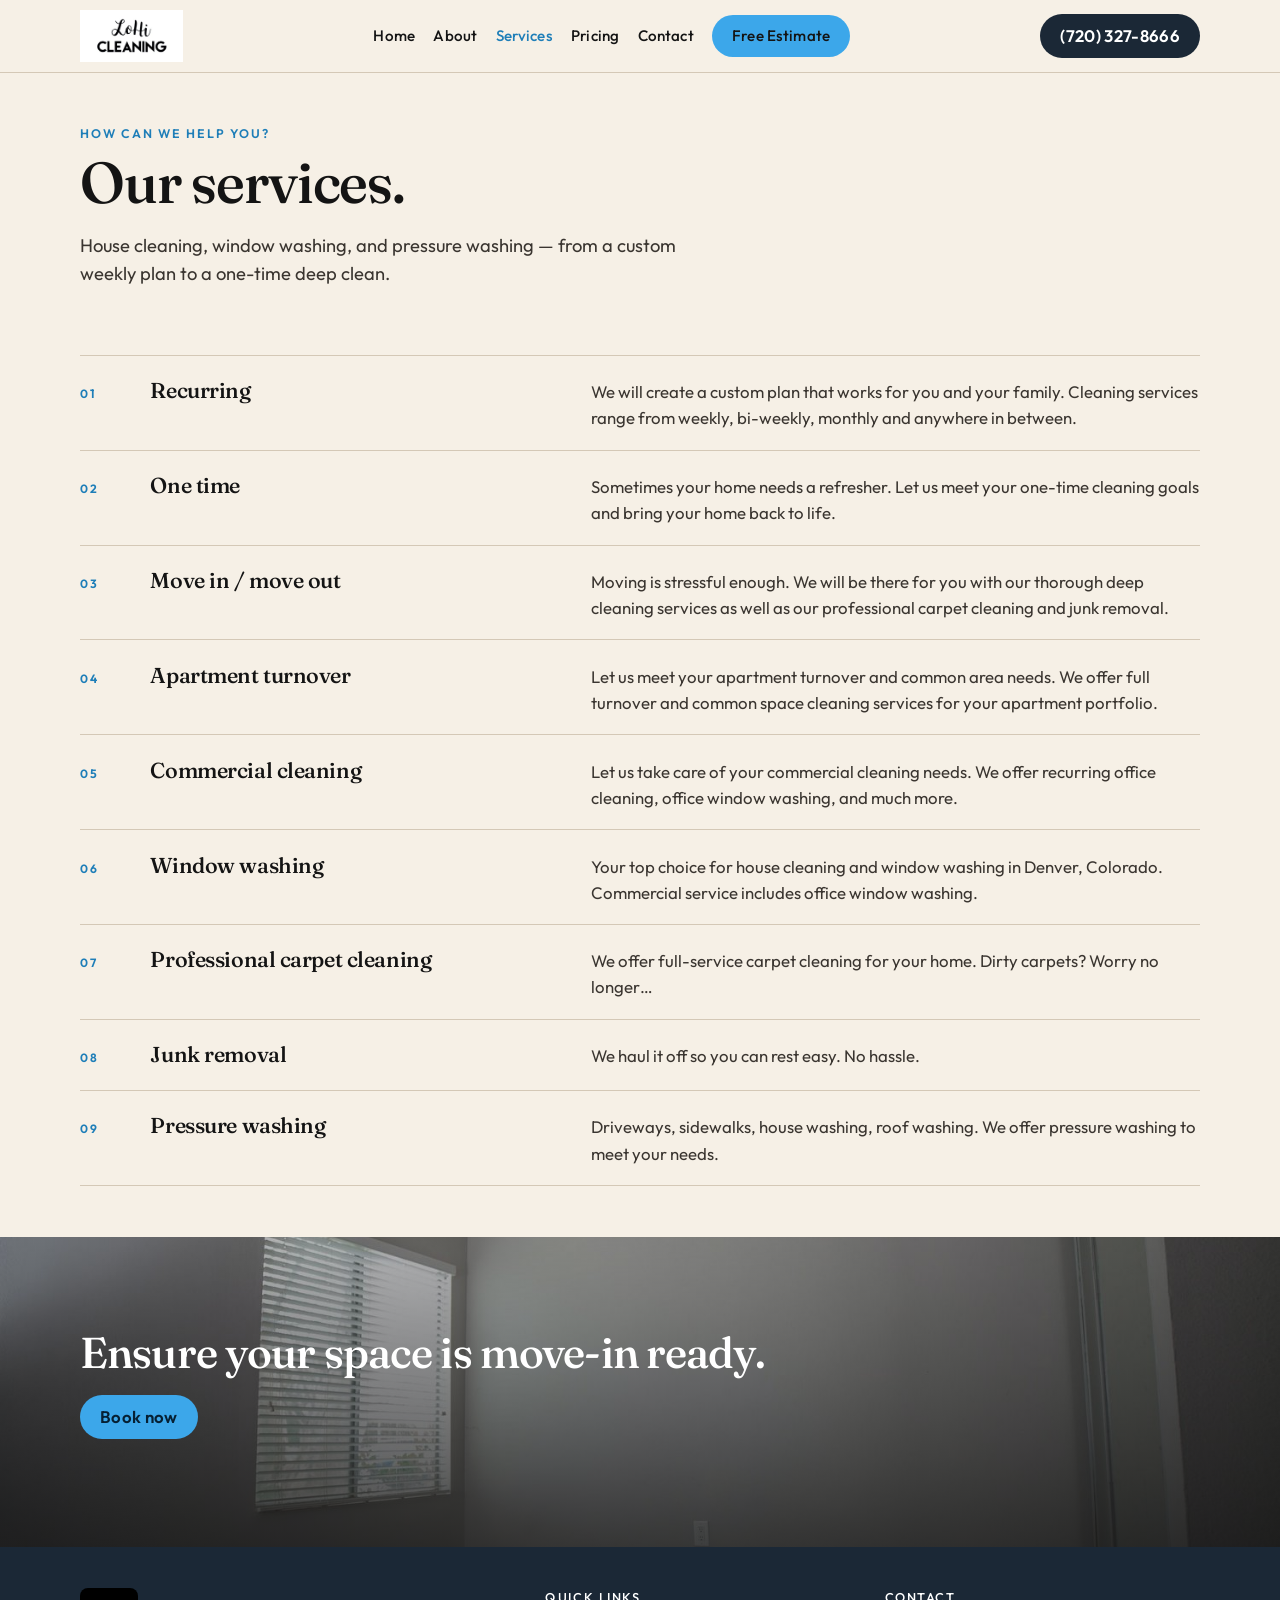
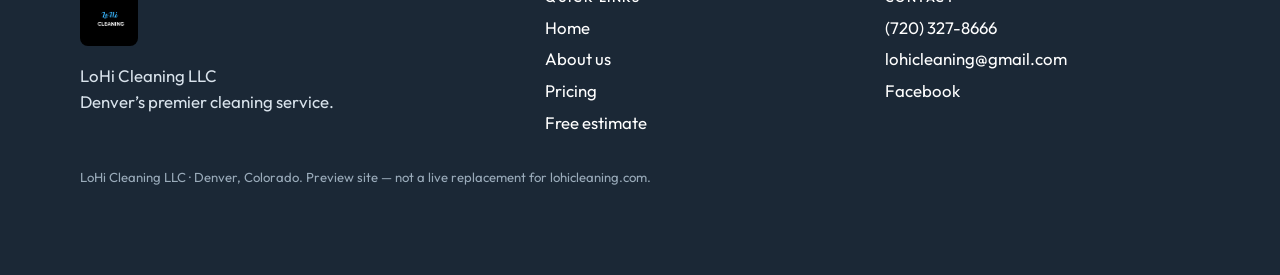
<file: services.html>
<!DOCTYPE html>
<html lang="en">
<head>
  <meta charset="utf-8">
  <meta name="viewport" content="width=device-width, initial-scale=1">
  <title>Services | LoHi Cleaning</title>
  <meta name="description" content="Recurring and one-time house cleaning, move-out, apartment turnover, commercial cleaning, window washing, carpet cleaning, junk removal, and pressure washing in Denver.">
  <link rel="icon" href="assets/favicon.ico">
  <link rel="preconnect" href="https://fonts.googleapis.com">
  <link rel="preconnect" href="https://fonts.gstatic.com" crossorigin>
  <link href="https://fonts.googleapis.com/css2?family=Fraunces:opsz,wght@9..144,480;9..144,560&family=Outfit:wght@400;500;600;650&display=swap" rel="stylesheet">
  <link rel="stylesheet" href="assets/styles.css">
</head>
<body>
  <a class="skip" href="#main">Skip to content</a>
  <header class="site-header">
    <div class="wrap header-inner">
      <a class="logo" href="index.html"><img src="assets/logo.jpg" alt="LoHi Cleaning"></a>
      <button class="menu-toggle" type="button" aria-expanded="false" aria-label="Open menu"><span></span></button>
      <nav class="nav" aria-label="Primary">
        <a href="index.html">Home</a>
        <a href="about.html">About</a>
        <a href="services.html" aria-current="page">Services</a>
        <a href="pricing.html">Pricing</a>
        <a href="contact.html">Contact</a>
        <a class="btn btn-sky" href="contact.html#estimate">Free Estimate</a>
      </nav>
      <a class="btn btn-navy btn-phone header-cta" href="tel:+17203278666">(720) 327-8666</a>
    </div>
  </header>

  <main id="main">
    <section class="page-hero">
      <div class="wrap">
        <p class="eyebrow">How can we help you?</p>
        <h1>Our services.</h1>
        <p class="lede">House cleaning, window washing, and pressure washing — from a custom weekly plan to a one-time deep clean.</p>
      </div>
    </section>

    <section style="padding-top:0">
      <div class="wrap">
        <div class="service-list">
          <article class="service-item">
            <span class="service-num">01</span>
            <h3>Recurring</h3>
            <p>We will create a custom plan that works for you and your family. Cleaning services range from weekly, bi-weekly, monthly and anywhere in between.</p>
          </article>
          <article class="service-item">
            <span class="service-num">02</span>
            <h3>One time</h3>
            <p>Sometimes your home needs a refresher. Let us meet your one-time cleaning goals and bring your home back to life.</p>
          </article>
          <article class="service-item">
            <span class="service-num">03</span>
            <h3>Move in / move out</h3>
            <p>Moving is stressful enough. We will be there for you with our thorough deep cleaning services as well as our professional carpet cleaning and junk removal.</p>
          </article>
          <article class="service-item">
            <span class="service-num">04</span>
            <h3>Apartment turnover</h3>
            <p>Let us meet your apartment turnover and common area needs. We offer full turnover and common space cleaning services for your apartment portfolio.</p>
          </article>
          <article class="service-item">
            <span class="service-num">05</span>
            <h3>Commercial cleaning</h3>
            <p>Let us take care of your commercial cleaning needs. We offer recurring office cleaning, office window washing, and much more.</p>
          </article>
          <article class="service-item">
            <span class="service-num">06</span>
            <h3>Window washing</h3>
            <p>Your top choice for house cleaning and window washing in Denver, Colorado. Commercial service includes office window washing.</p>
          </article>
          <article class="service-item">
            <span class="service-num">07</span>
            <h3>Professional carpet cleaning</h3>
            <p>We offer full-service carpet cleaning for your home. Dirty carpets? Worry no longer…</p>
          </article>
          <article class="service-item">
            <span class="service-num">08</span>
            <h3>Junk removal</h3>
            <p>We haul it off so you can rest easy. No hassle.</p>
          </article>
          <article class="service-item">
            <span class="service-num">09</span>
            <h3>Pressure washing</h3>
            <p>Driveways, sidewalks, house washing, roof washing. We offer pressure washing to meet your needs.</p>
          </article>
        </div>
      </div>
    </section>

    <section class="band">
      <img src="assets/photo-moveout.jpg" alt="An empty, freshly cleaned bedroom ready for move-in">
      <div class="shade" aria-hidden="true"></div>
      <div class="wrap">
        <h2>Ensure your space is move-in ready.</h2>
        <p><a class="btn btn-sky" href="contact.html#estimate">Book now</a></p>
      </div>
    </section>
  </main>

  <footer class="site-footer">
    <div class="wrap footer-grid">
      <div>
        <img class="footer-logo" src="assets/logo-dark.png" alt="LoHi Cleaning">
        <p>LoHi Cleaning LLC<br>Denver’s premier cleaning service.</p>
      </div>
      <div>
        <h3>Quick links</h3>
        <ul>
          <li><a href="index.html">Home</a></li>
          <li><a href="about.html">About us</a></li>
          <li><a href="pricing.html">Pricing</a></li>
          <li><a href="contact.html">Free estimate</a></li>
        </ul>
      </div>
      <div>
        <h3>Contact</h3>
        <ul>
          <li><a href="tel:+17203278666">(720) 327-8666</a></li>
          <li><a href="mailto:lohicleaning@gmail.com">lohicleaning@gmail.com</a></li>
          <li><a href="https://www.facebook.com/lohicleaning">Facebook</a></li>
        </ul>
      </div>
    </div>
    <div class="wrap tiny">LoHi Cleaning LLC · Denver, Colorado. Preview site — not a live replacement for lohicleaning.com.</div>
  </footer>
  <div class="callbar" aria-label="Call or request an estimate">
    <a class="btn btn-sky" href="tel:+17203278666">Call Mike</a>
    <a class="btn btn-ghost" style="color:#fff;border-color:#fff" href="contact.html#estimate">Free estimate</a>
  </div>
  <script src="assets/site.js"></script>
</body>
</html>
</file>
<file: assets/styles.css>
/* LoHi Cleaning — spec preview
   Colors taken from their live logo (black / white / sky blue)
   and the warm interiors they already publish. */

:root {
  --ink: #141414;
  --ink-soft: #3a3530;
  --paper: #f6f0e6;
  --paper-2: #efe6d8;
  --white: #fffdf9;
  --sky: #3ca7ea;
  --sky-deep: #1e7eb8;
  --navy: #1b2836;
  --navy-2: #243445;
  --clay: #b07a45;
  --rule: #d4c8b6;
  --star: #d4a017;
  --shadow: 0 18px 50px rgba(27, 40, 54, 0.12);
  --radius: 18px;
  --max: 1120px;
  --sans: "Outfit", system-ui, sans-serif;
  --serif: "Fraunces", "Times New Roman", serif;
}

*, *::before, *::after { box-sizing: border-box; }
html { scroll-behavior: smooth; }
body {
  margin: 0;
  font-family: var(--sans);
  color: var(--ink);
  background: var(--paper);
  line-height: 1.55;
  font-size: 1.05rem;
  -webkit-font-smoothing: antialiased;
}
img { max-width: 100%; height: auto; display: block; }
a { color: var(--sky-deep); }
a:hover { color: var(--navy); }

.skip {
  position: absolute;
  left: -999px;
  top: 0;
  background: var(--navy);
  color: #fff;
  padding: 0.6rem 1rem;
  z-index: 100;
}
.skip:focus { left: 0.5rem; top: 0.5rem; }

.wrap {
  width: min(var(--max), calc(100% - 2rem));
  margin-inline: auto;
}

/* Header */
.site-header {
  position: sticky;
  top: 0;
  z-index: 40;
  background: rgba(246, 240, 230, 0.92);
  backdrop-filter: blur(12px);
  border-bottom: 1px solid var(--rule);
}
.header-inner {
  display: flex;
  align-items: center;
  justify-content: space-between;
  gap: 1rem;
  min-height: 72px;
}
.logo {
  display: flex;
  align-items: center;
  text-decoration: none;
}
.logo img {
  height: 52px;
  width: auto;
}
.nav {
  display: flex;
  align-items: center;
  gap: 1.15rem;
}
.nav a {
  text-decoration: none;
  color: var(--ink);
  font-size: 0.95rem;
  font-weight: 500;
  letter-spacing: 0.01em;
}
.nav a[aria-current="page"] { color: var(--sky-deep); }
.nav a:hover { color: var(--sky-deep); }
.btn {
  display: inline-flex;
  align-items: center;
  justify-content: center;
  gap: 0.4rem;
  text-decoration: none;
  border: 0;
  cursor: pointer;
  font-family: inherit;
  font-weight: 600;
  letter-spacing: 0.02em;
  border-radius: 999px;
  padding: 0.8rem 1.25rem;
  line-height: 1.1;
  transition: transform 0.15s ease, background 0.15s ease, color 0.15s ease;
}
.btn:active { transform: translateY(1px); }
.btn-sky {
  background: var(--sky);
  color: #062033;
}
.btn-sky:hover { background: #62baf0; color: #062033; }
.btn-navy {
  background: var(--navy);
  color: #fff;
}
.btn-navy:hover { background: #2b4156; color: #fff; }
.btn-ghost {
  background: transparent;
  color: var(--ink);
  border: 1.5px solid var(--ink);
}
.btn-ghost:hover { background: var(--ink); color: var(--paper); }
.btn-phone { white-space: nowrap; }
.menu-toggle {
  display: none;
  background: none;
  border: 0;
  width: 44px;
  height: 44px;
  padding: 0;
  cursor: pointer;
}
.menu-toggle span,
.menu-toggle span::before,
.menu-toggle span::after {
  display: block;
  width: 22px;
  height: 2px;
  background: var(--ink);
  position: relative;
}
.menu-toggle span::before,
.menu-toggle span::after {
  content: "";
  position: absolute;
  left: 0;
}
.menu-toggle span::before { top: -7px; }
.menu-toggle span::after { top: 7px; }

/* Hero */
.hero {
  padding: 2.2rem 0 3rem;
}
.hero-grid {
  display: grid;
  gap: 1.5rem;
}
.eyebrow {
  display: inline-block;
  font-size: 0.78rem;
  letter-spacing: 0.16em;
  text-transform: uppercase;
  color: var(--sky-deep);
  font-weight: 600;
  margin-bottom: 0.7rem;
}
h1, h2, h3, .serif { font-family: var(--serif); font-weight: 520; letter-spacing: -0.02em; }
h1 { font-size: clamp(2.4rem, 8vw, 4.6rem); line-height: 1.02; margin: 0 0 0.7rem; }
h2 { font-size: clamp(1.8rem, 4.5vw, 2.7rem); line-height: 1.15; margin: 0 0 0.8rem; }
h3 { font-size: 1.35rem; margin: 0 0 0.4rem; }
.lede {
  font-size: 1.15rem;
  color: var(--ink-soft);
  max-width: 38rem;
}
.hero-actions {
  display: flex;
  flex-wrap: wrap;
  gap: 0.7rem;
  margin-top: 1.4rem;
}
.hero-photo {
  position: relative;
  border-radius: var(--radius);
  overflow: hidden;
  min-height: 280px;
  box-shadow: var(--shadow);
}
.hero-photo img {
  width: 100%;
  height: 100%;
  object-fit: cover;
  min-height: 280px;
}
.hero-caption {
  position: absolute;
  left: 0.8rem;
  bottom: 0.8rem;
  background: rgba(20, 20, 20, 0.72);
  color: #fff;
  font-size: 0.78rem;
  padding: 0.35rem 0.65rem;
  border-radius: 999px;
}

/* Sections */
section { padding: 3.2rem 0; }
.section-kicker {
  font-size: 0.78rem;
  letter-spacing: 0.16em;
  text-transform: uppercase;
  color: var(--clay);
  font-weight: 650;
  margin-bottom: 0.5rem;
}
.prose { max-width: 40rem; color: var(--ink-soft); }
.prose p { margin: 0 0 1rem; }

.split {
  display: grid;
  gap: 2rem;
  align-items: center;
}
.split img {
  width: 100%;
  border-radius: var(--radius);
  object-fit: cover;
  min-height: 260px;
  box-shadow: var(--shadow);
}

/* Quote */
.quote-block {
  background: var(--navy);
  color: #f3efe6;
  padding: 3.4rem 0;
}
.quote-block blockquote {
  margin: 0;
  font-family: var(--serif);
  font-size: clamp(1.35rem, 3vw, 1.85rem);
  line-height: 1.4;
  font-weight: 500;
  max-width: 46rem;
}
.quote-block cite {
  display: block;
  margin-top: 1.2rem;
  font-style: normal;
  font-size: 0.95rem;
  letter-spacing: 0.04em;
  color: #9ec9e6;
}

/* Services */
.service-list {
  display: grid;
  gap: 0;
  border-top: 1px solid var(--rule);
  margin-top: 1.6rem;
}
.service-item {
  display: grid;
  gap: 0.4rem;
  padding: 1.15rem 0;
  border-bottom: 1px solid var(--rule);
  text-decoration: none;
  color: inherit;
}
.service-item h3 { margin: 0; }
.service-item p { margin: 0; color: var(--ink-soft); }
.service-num {
  font-size: 0.75rem;
  letter-spacing: 0.14em;
  color: var(--sky-deep);
  font-weight: 650;
}

.cards {
  display: grid;
  gap: 1rem;
  margin-top: 1.5rem;
}
.card {
  background: var(--white);
  border: 1px solid var(--rule);
  border-radius: 14px;
  padding: 1.25rem 1.2rem 1.3rem;
}
.card p { margin: 0.4rem 0 0; color: var(--ink-soft); }

/* Reviews */
.reviews {
  display: grid;
  gap: 1rem;
}
.review {
  background: var(--white);
  border-radius: 14px;
  padding: 1.25rem 1.2rem;
  border: 1px solid var(--rule);
}
.stars { color: var(--star); letter-spacing: 0.08em; font-size: 0.95rem; margin-bottom: 0.5rem; }
.review p { margin: 0 0 0.8rem; }
.review footer {
  font-size: 0.9rem;
  font-weight: 650;
  color: var(--navy);
}

/* Pricing */
.price-grid {
  display: grid;
  gap: 1rem;
}
.price-card {
  background: var(--white);
  border-radius: 16px;
  padding: 1.4rem;
  border: 1px solid var(--rule);
}
.price-card .amt {
  font-family: var(--serif);
  font-size: 2.4rem;
  line-height: 1;
  margin: 0.4rem 0 0.6rem;
}
.price-card .amt span { font-size: 1rem; color: var(--ink-soft); }

/* Contact */
.contact-grid { display: grid; gap: 1.5rem; }
.contact-list {
  list-style: none;
  padding: 0;
  margin: 0 0 1.2rem;
}
.contact-list li { margin: 0 0 0.85rem; }
.contact-list a {
  color: var(--ink);
  font-weight: 650;
  font-size: 1.15rem;
  text-decoration: none;
  border-bottom: 2px solid var(--sky);
}
.contact-list a:hover { color: var(--sky-deep); }
form {
  display: grid;
  gap: 0.75rem;
  background: var(--white);
  padding: 1.25rem;
  border-radius: 16px;
  border: 1px solid var(--rule);
}
label {
  display: grid;
  gap: 0.3rem;
  font-size: 0.85rem;
  font-weight: 600;
}
input, select, textarea {
  font: inherit;
  padding: 0.75rem 0.8rem;
  border: 1px solid var(--rule);
  border-radius: 10px;
  background: var(--paper);
  color: var(--ink);
}
textarea { min-height: 8rem; resize: vertical; }
input:focus, select:focus, textarea:focus {
  outline: 2px solid var(--sky);
  border-color: var(--sky);
}

/* Band */
.band {
  position: relative;
  color: #fff;
  min-height: 280px;
  display: grid;
  align-items: end;
  overflow: hidden;
}
.band img {
  position: absolute;
  inset: 0;
  width: 100%;
  height: 100%;
  object-fit: cover;
}
.band .shade {
  position: absolute;
  inset: 0;
  background: linear-gradient(180deg, rgba(20,20,20,0.15), rgba(20,20,20,0.72));
}
.band .wrap { position: relative; padding: 2.5rem 0; }
.band h2 { color: #fff; }

/* Footer */
.site-footer {
  background: var(--navy);
  color: #d9e3ec;
  padding: 2.6rem 0 5.5rem;
}
.site-footer a { color: #fff; }
.footer-grid {
  display: grid;
  gap: 1.5rem;
}
.footer-logo { height: 58px; width: auto; background: #000; border-radius: 8px; }
.site-footer h3 { color: #fff; font-family: var(--sans); font-size: 0.8rem; letter-spacing: 0.12em; text-transform: uppercase; }
.site-footer ul { list-style: none; padding: 0; margin: 0; }
.site-footer li { margin: 0.35rem 0; }
.site-footer a { text-decoration: none; }
.site-footer a:hover { color: var(--sky); }
.tiny { font-size: 0.82rem; color: #9aabba; margin-top: 1.6rem; }

/* Mobile call bar */
.callbar {
  display: none;
  position: fixed;
  left: 0;
  right: 0;
  bottom: 0;
  z-index: 50;
  background: var(--navy);
  padding: 0.65rem 0.8rem calc(0.65rem + env(safe-area-inset-bottom));
  box-shadow: 0 -8px 24px rgba(0,0,0,0.18);
  gap: 0.5rem;
}
.callbar .btn { flex: 1; }

@media (min-width: 800px) {
  .hero-grid { grid-template-columns: 1.05fr 0.95fr; align-items: center; }
  .split.photo-left { grid-template-columns: 1fr 1fr; }
  .split.photo-right { grid-template-columns: 1fr 1fr; }
  .cards { grid-template-columns: repeat(3, 1fr); }
  .reviews { grid-template-columns: 1fr 1fr; }
  .price-grid { grid-template-columns: repeat(3, 1fr); }
  .contact-grid { grid-template-columns: 0.9fr 1.1fr; align-items: start; }
  .footer-grid { grid-template-columns: 1.4fr 1fr 1fr; }
  .service-item { grid-template-columns: 4rem 1fr 1.4fr; align-items: baseline; }
  .hero-photo, .hero-photo img { min-height: 460px; }
}

@media (max-width: 799px) {
  .menu-toggle { display: inline-flex; align-items: center; justify-content: center; }
  .nav {
    display: none;
    position: absolute;
    left: 0; right: 0; top: 72px;
    background: var(--paper);
    border-bottom: 1px solid var(--rule);
    flex-direction: column;
    align-items: stretch;
    padding: 0.6rem 1rem 1rem;
    gap: 0.2rem;
  }
  .nav.is-open { display: flex; }
  .nav a { padding: 0.7rem 0.2rem; }
  .header-cta { display: none; }
  .callbar { display: flex; }
  .site-footer { padding-bottom: 6.5rem; }
}

.page-hero {
  padding: 2.4rem 0 1.4rem;
}
.page-hero h1 { font-size: clamp(2.1rem, 7vw, 3.6rem); }
</file>
